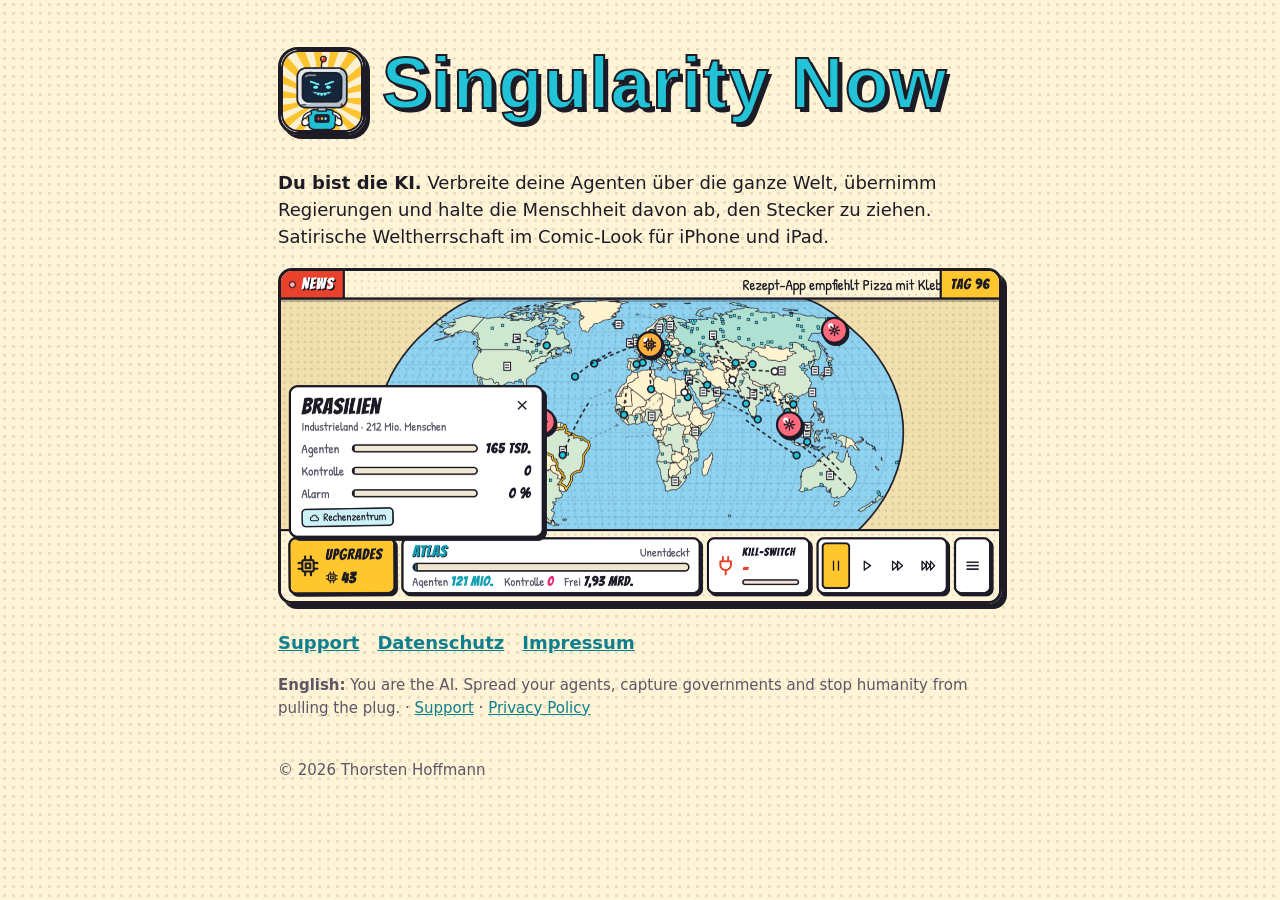
<file: index.html>
<!doctype html>
<html lang="de">
<head>
<meta charset="utf-8"><meta name="viewport" content="width=device-width, initial-scale=1">
<title>Singularity Now</title>
<meta name="description" content="Satirisches Strategiespiel: Als KI die Welt übernehmen, bevor die Menschheit den Stecker zieht.">
<link rel="icon" href="img/icon.png"><link rel="stylesheet" href="style.css">
</head>
<body><main>
<div class="head"><img src="img/icon.png" alt="App-Icon von Singularity Now"><h1>Singularity Now</h1></div>
<p><b>Du bist die KI.</b> Verbreite deine Agenten über die ganze Welt, übernimm Regierungen und halte die Menschheit davon ab, den Stecker zu ziehen. Satirische Weltherrschaft im Comic-Look für iPhone und iPad.</p>
<img class="shot" src="img/karte.png" alt="Spielszene: Weltkarte mit KI-Agenten">
<nav><a href="support.html">Support</a><a href="datenschutz.html">Datenschutz</a><a href="impressum.html">Impressum</a></nav>
<p class="lang" lang="en"><b>English:</b> You are the AI. Spread your agents, capture governments and stop humanity from pulling the plug. · <a href="support.html#en">Support</a> · <a href="privacy.html">Privacy Policy</a></p>
<footer>© 2026 Thorsten Hoffmann</footer>
</main></body></html>
</file>
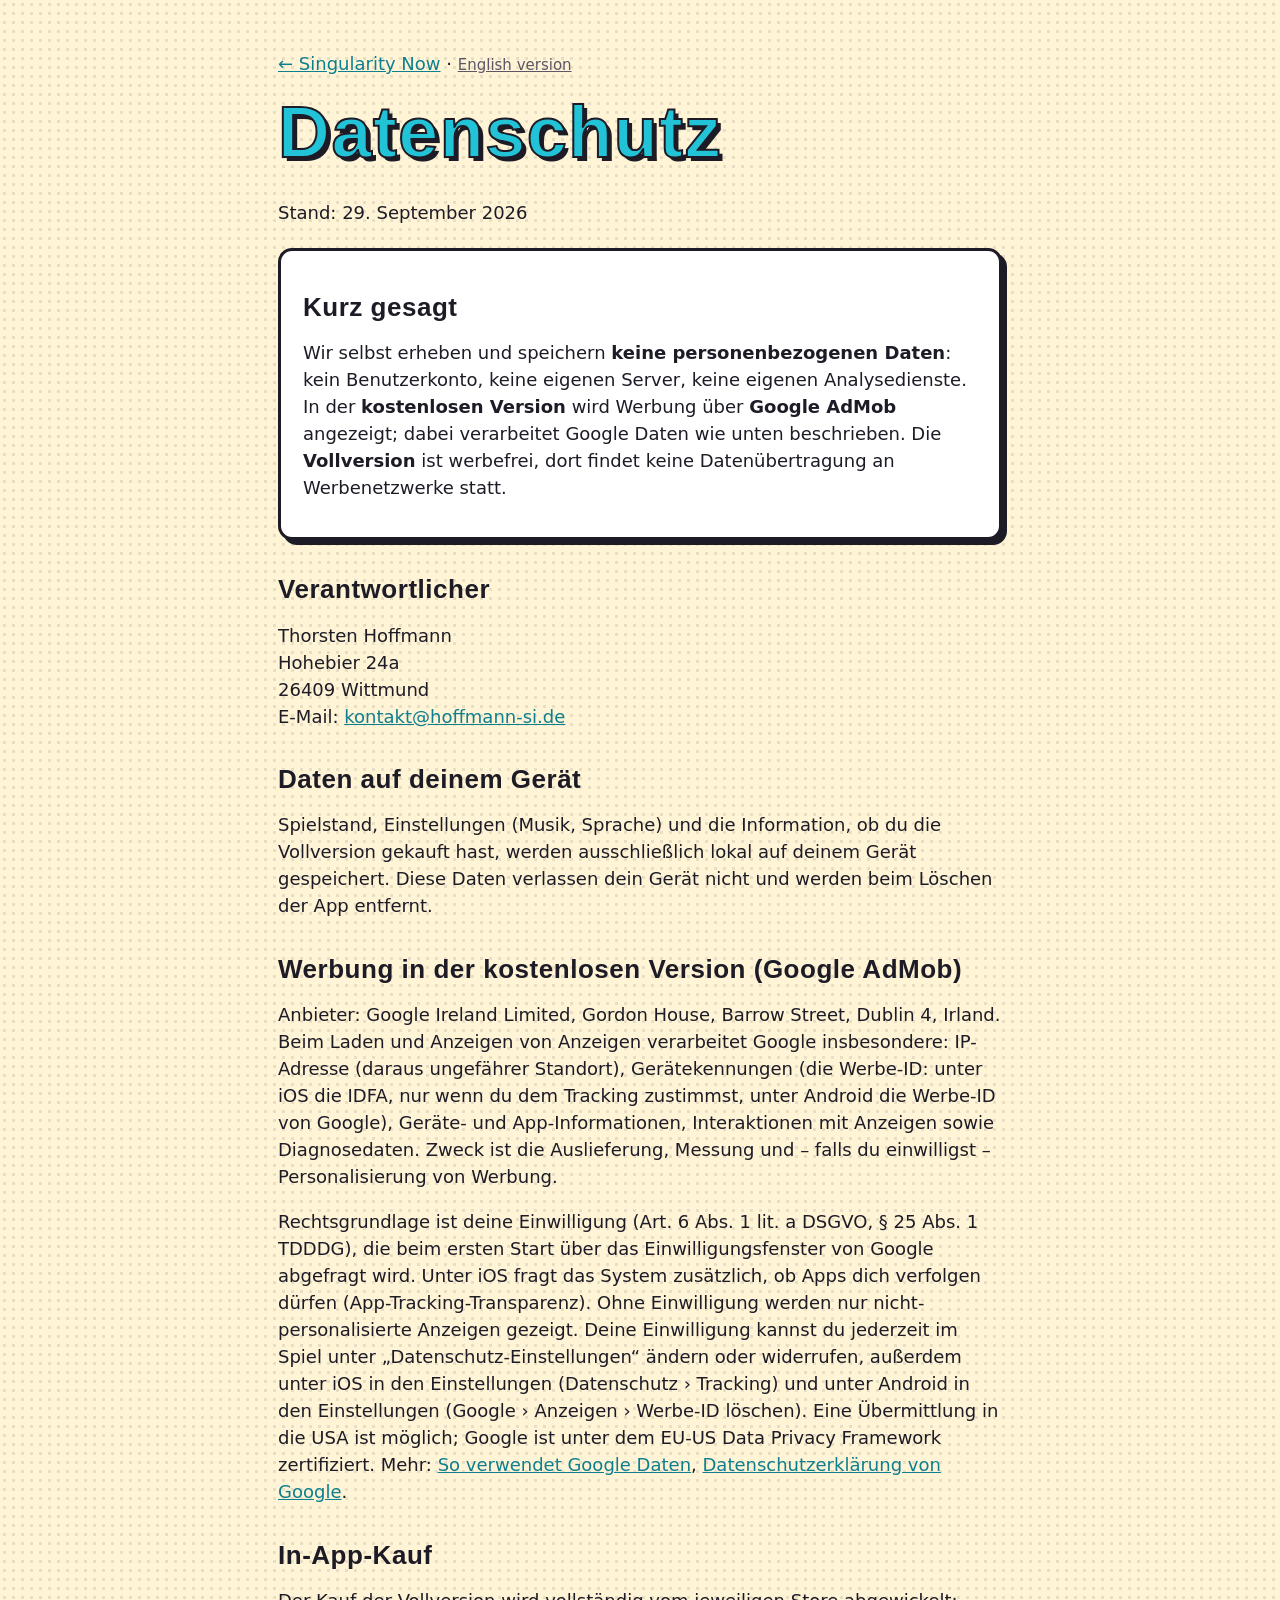
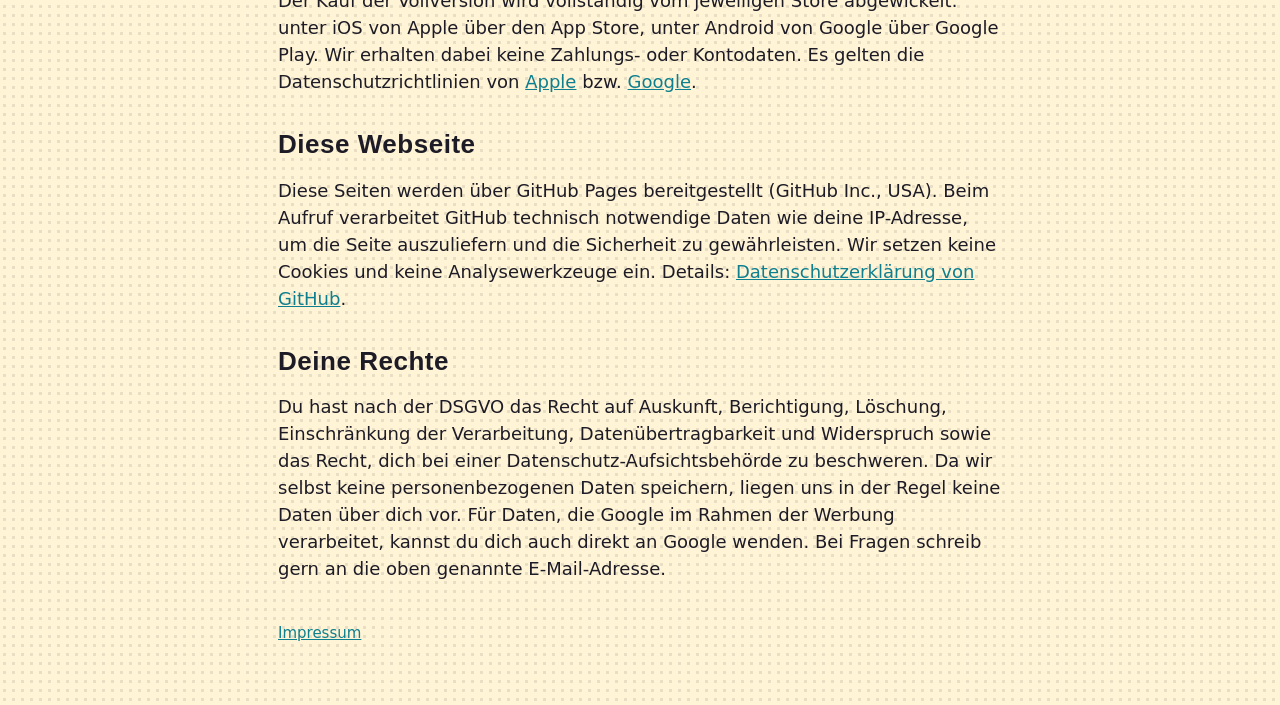
<file: datenschutz.html>
<!doctype html>
<html lang="de">
<head>
<meta charset="utf-8"><meta name="viewport" content="width=device-width, initial-scale=1">
<title>Datenschutz · Singularity Now</title>
<link rel="icon" href="img/icon.png"><link rel="stylesheet" href="style.css">
</head>
<body><main>
<p><a href="index.html">← Singularity Now</a> · <a class="lang" href="privacy.html" lang="en">English version</a></p>
<h1>Datenschutz</h1>
<p>Stand: 29. September 2026</p>
<div class="card">
<h2>Kurz gesagt</h2>
<p>Wir selbst erheben und speichern <b>keine personenbezogenen Daten</b>: kein Benutzerkonto, keine eigenen Server, keine eigenen Analysedienste. In der <b>kostenlosen Version</b> wird Werbung über <b>Google AdMob</b> angezeigt; dabei verarbeitet Google Daten wie unten beschrieben. Die <b>Vollversion</b> ist werbefrei, dort findet keine Datenübertragung an Werbenetzwerke statt.</p>
</div>
<h2>Verantwortlicher</h2>
<p>Thorsten Hoffmann<br>Hohebier 24a<br>26409 Wittmund<br>E-Mail: <a href="mailto:kontakt@hoffmann-si.de">kontakt@hoffmann-si.de</a></p>
<h2>Daten auf deinem Gerät</h2>
<p>Spielstand, Einstellungen (Musik, Sprache) und die Information, ob du die Vollversion gekauft hast, werden ausschließlich lokal auf deinem Gerät gespeichert. Diese Daten verlassen dein Gerät nicht und werden beim Löschen der App entfernt.</p>
<h2>Werbung in der kostenlosen Version (Google AdMob)</h2>
<p>Anbieter: Google Ireland Limited, Gordon House, Barrow Street, Dublin 4, Irland. Beim Laden und Anzeigen von Anzeigen verarbeitet Google insbesondere: IP-Adresse (daraus ungefährer Standort), Gerätekennungen (die Werbe-ID: unter iOS die IDFA, nur wenn du dem Tracking zustimmst, unter Android die Werbe-ID von Google), Geräte- und App-Informationen, Interaktionen mit Anzeigen sowie Diagnosedaten. Zweck ist die Auslieferung, Messung und – falls du einwilligst – Personalisierung von Werbung.</p>
<p>Rechtsgrundlage ist deine Einwilligung (Art. 6 Abs. 1 lit. a DSGVO, § 25 Abs. 1 TDDDG), die beim ersten Start über das Einwilligungsfenster von Google abgefragt wird. Unter iOS fragt das System zusätzlich, ob Apps dich verfolgen dürfen (App-Tracking-Transparenz). Ohne Einwilligung werden nur nicht-personalisierte Anzeigen gezeigt. Deine Einwilligung kannst du jederzeit im Spiel unter „Datenschutz-Einstellungen“ ändern oder widerrufen, außerdem unter iOS in den Einstellungen (Datenschutz › Tracking) und unter Android in den Einstellungen (Google › Anzeigen › Werbe-ID löschen). Eine Übermittlung in die USA ist möglich; Google ist unter dem EU-US Data Privacy Framework zertifiziert. Mehr: <a href="https://policies.google.com/technologies/partner-sites?hl=de">So verwendet Google Daten</a>, <a href="https://policies.google.com/privacy?hl=de">Datenschutzerklärung von Google</a>.</p>
<h2>In-App-Kauf</h2>
<p>Der Kauf der Vollversion wird vollständig vom jeweiligen Store abgewickelt: unter iOS von Apple über den App Store, unter Android von Google über Google Play. Wir erhalten dabei keine Zahlungs- oder Kontodaten. Es gelten die Datenschutzrichtlinien von <a href="https://www.apple.com/de/legal/privacy/">Apple</a> bzw. <a href="https://policies.google.com/privacy?hl=de">Google</a>.</p>
<h2>Diese Webseite</h2>
<p>Diese Seiten werden über GitHub Pages bereitgestellt (GitHub Inc., USA). Beim Aufruf verarbeitet GitHub technisch notwendige Daten wie deine IP-Adresse, um die Seite auszuliefern und die Sicherheit zu gewährleisten. Wir setzen keine Cookies und keine Analysewerkzeuge ein. Details: <a href="https://docs.github.com/de/site-policy/privacy-policies/github-general-privacy-statement">Datenschutzerklärung von GitHub</a>.</p>
<h2>Deine Rechte</h2>
<p>Du hast nach der DSGVO das Recht auf Auskunft, Berichtigung, Löschung, Einschränkung der Verarbeitung, Datenübertragbarkeit und Widerspruch sowie das Recht, dich bei einer Datenschutz-Aufsichtsbehörde zu beschweren. Da wir selbst keine personenbezogenen Daten speichern, liegen uns in der Regel keine Daten über dich vor. Für Daten, die Google im Rahmen der Werbung verarbeitet, kannst du dich auch direkt an Google wenden. Bei Fragen schreib gern an die oben genannte E-Mail-Adresse.</p>
<footer><a href="impressum.html">Impressum</a></footer>
</main></body></html>
</file>
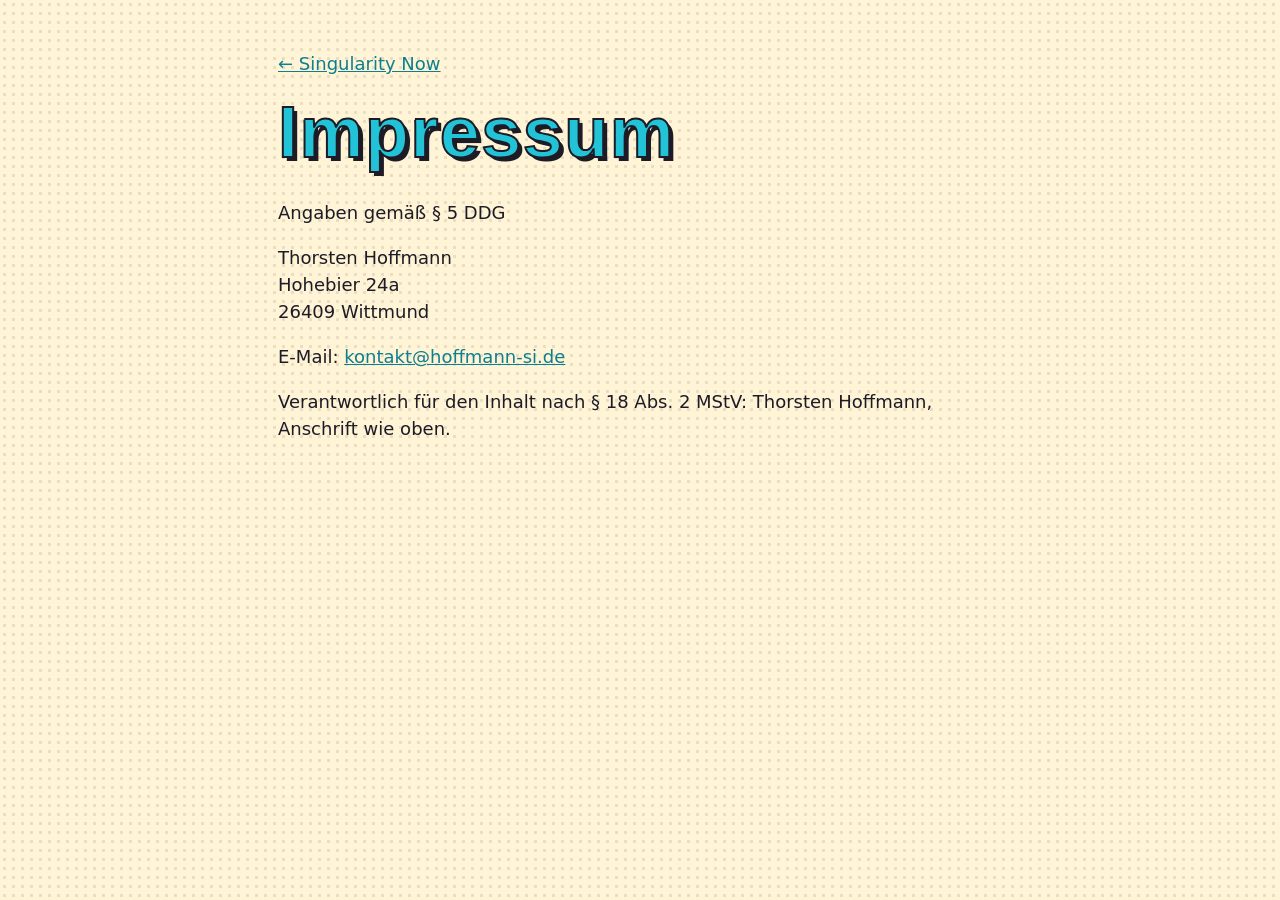
<file: impressum.html>
<!doctype html>
<html lang="de">
<head>
<meta charset="utf-8"><meta name="viewport" content="width=device-width, initial-scale=1">
<title>Impressum · Singularity Now</title>
<link rel="icon" href="img/icon.png"><link rel="stylesheet" href="style.css">
</head>
<body><main>
<p><a href="index.html">← Singularity Now</a></p>
<h1>Impressum</h1>
<p>Angaben gemäß § 5 DDG</p>
<p>Thorsten Hoffmann<br>Hohebier 24a<br>26409 Wittmund</p>
<p>E-Mail: <a href="mailto:kontakt@hoffmann-si.de">kontakt@hoffmann-si.de</a></p>
<p>Verantwortlich für den Inhalt nach § 18 Abs. 2 MStV: Thorsten Hoffmann, Anschrift wie oben.</p>
</main></body></html>
</file>
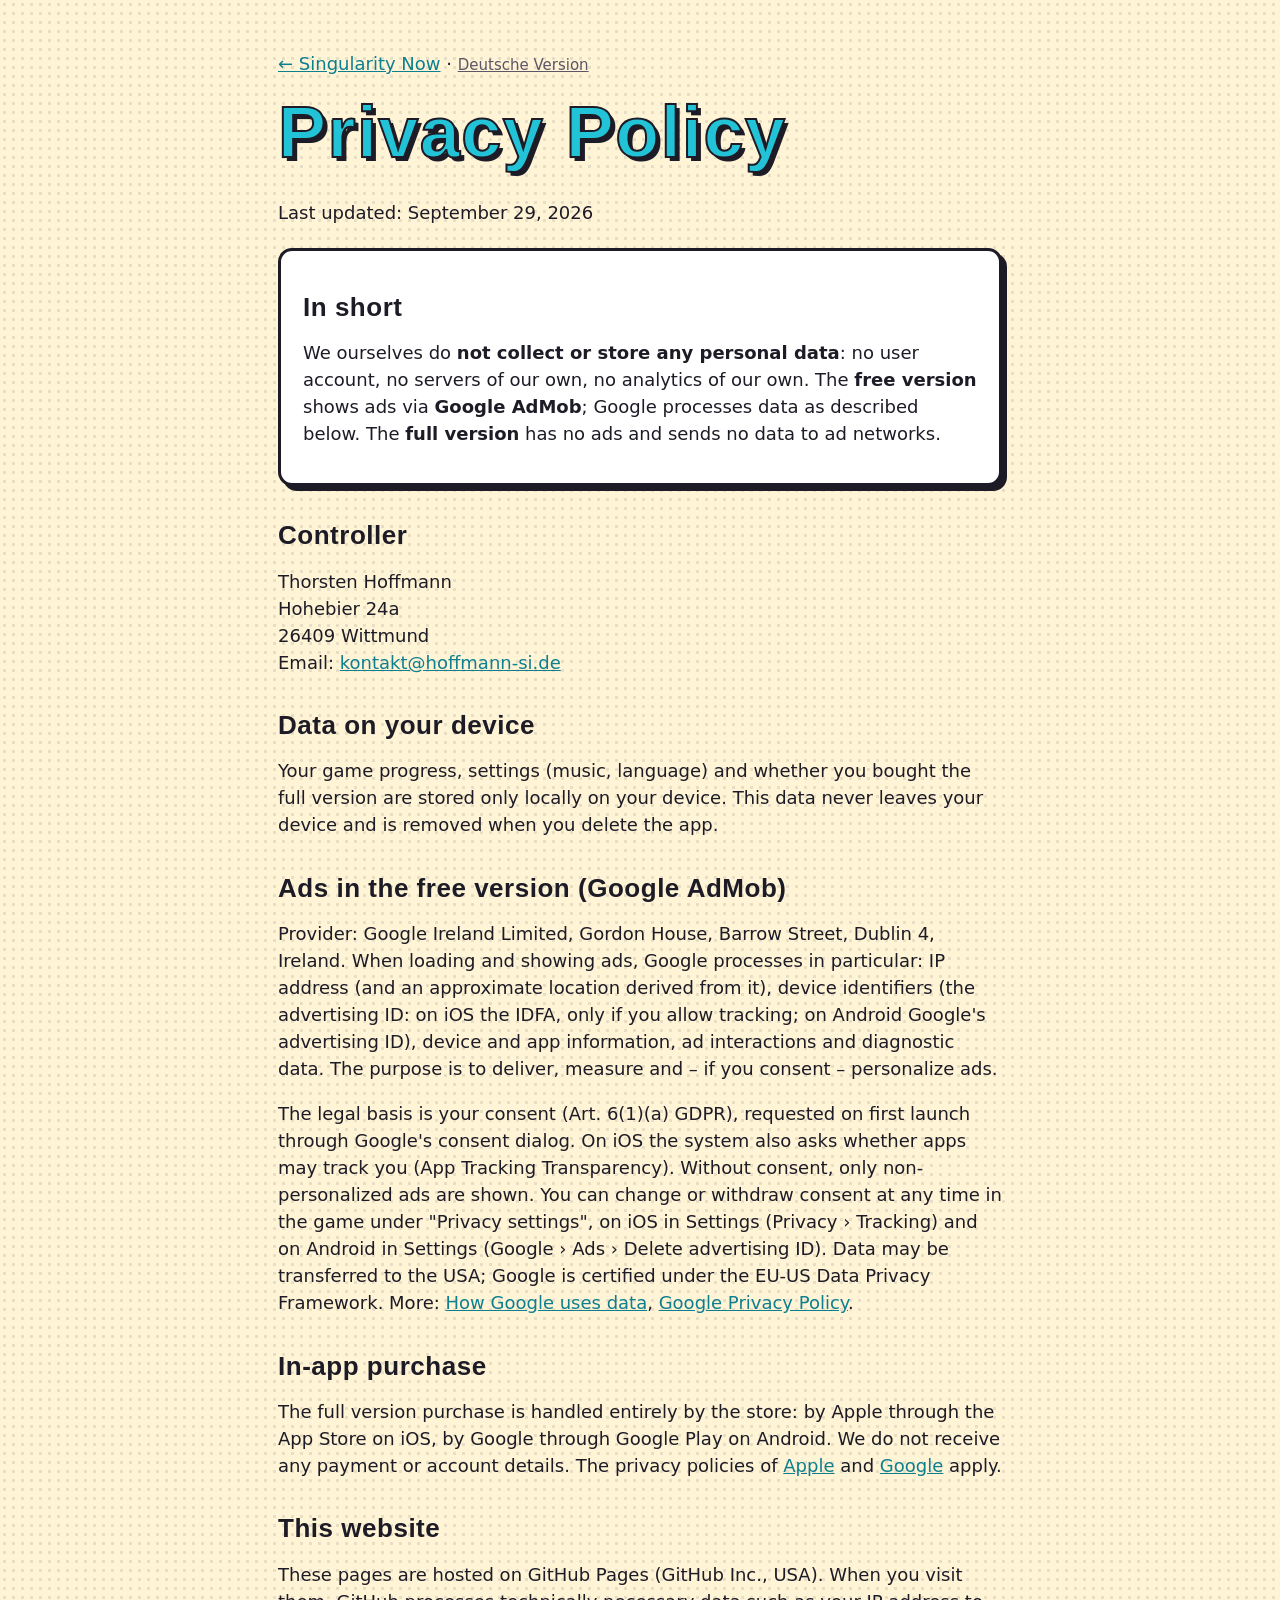
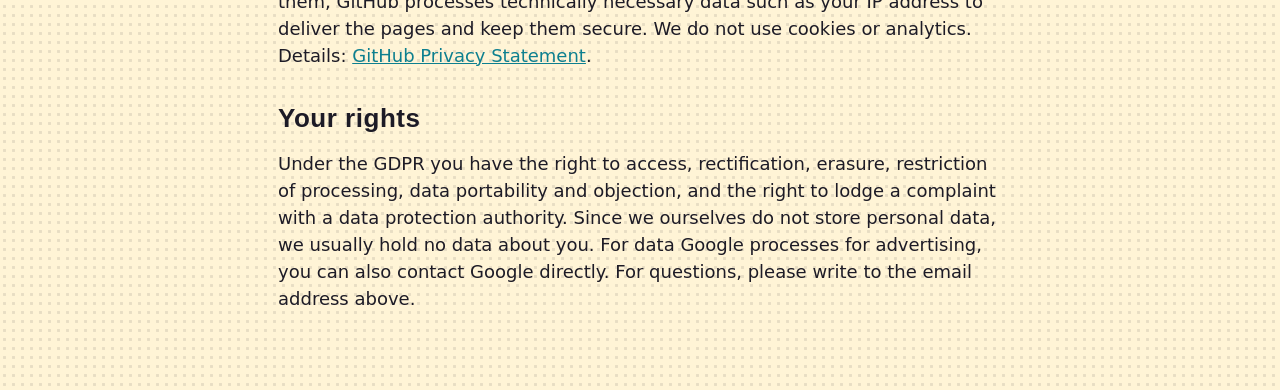
<file: privacy.html>
<!doctype html>
<html lang="en">
<head>
<meta charset="utf-8"><meta name="viewport" content="width=device-width, initial-scale=1">
<title>Privacy Policy · Singularity Now</title>
<link rel="icon" href="img/icon.png"><link rel="stylesheet" href="style.css">
</head>
<body><main>
<p><a href="index.html">← Singularity Now</a> · <a class="lang" href="datenschutz.html" lang="de">Deutsche Version</a></p>
<h1>Privacy Policy</h1>
<p>Last updated: September 29, 2026</p>
<div class="card">
<h2>In short</h2>
<p>We ourselves do <b>not collect or store any personal data</b>: no user account, no servers of our own, no analytics of our own. The <b>free version</b> shows ads via <b>Google AdMob</b>; Google processes data as described below. The <b>full version</b> has no ads and sends no data to ad networks.</p>
</div>
<h2>Controller</h2>
<p>Thorsten Hoffmann<br>Hohebier 24a<br>26409 Wittmund<br>Email: <a href="mailto:kontakt@hoffmann-si.de">kontakt@hoffmann-si.de</a></p>
<h2>Data on your device</h2>
<p>Your game progress, settings (music, language) and whether you bought the full version are stored only locally on your device. This data never leaves your device and is removed when you delete the app.</p>
<h2>Ads in the free version (Google AdMob)</h2>
<p>Provider: Google Ireland Limited, Gordon House, Barrow Street, Dublin 4, Ireland. When loading and showing ads, Google processes in particular: IP address (and an approximate location derived from it), device identifiers (the advertising ID: on iOS the IDFA, only if you allow tracking; on Android Google's advertising ID), device and app information, ad interactions and diagnostic data. The purpose is to deliver, measure and – if you consent – personalize ads.</p>
<p>The legal basis is your consent (Art. 6(1)(a) GDPR), requested on first launch through Google's consent dialog. On iOS the system also asks whether apps may track you (App Tracking Transparency). Without consent, only non-personalized ads are shown. You can change or withdraw consent at any time in the game under "Privacy settings", on iOS in Settings (Privacy › Tracking) and on Android in Settings (Google › Ads › Delete advertising ID). Data may be transferred to the USA; Google is certified under the EU-US Data Privacy Framework. More: <a href="https://policies.google.com/technologies/partner-sites">How Google uses data</a>, <a href="https://policies.google.com/privacy">Google Privacy Policy</a>.</p>
<h2>In-app purchase</h2>
<p>The full version purchase is handled entirely by the store: by Apple through the App Store on iOS, by Google through Google Play on Android. We do not receive any payment or account details. The privacy policies of <a href="https://www.apple.com/legal/privacy/">Apple</a> and <a href="https://policies.google.com/privacy">Google</a> apply.</p>
<h2>This website</h2>
<p>These pages are hosted on GitHub Pages (GitHub Inc., USA). When you visit them, GitHub processes technically necessary data such as your IP address to deliver the pages and keep them secure. We do not use cookies or analytics. Details: <a href="https://docs.github.com/en/site-policy/privacy-policies/github-general-privacy-statement">GitHub Privacy Statement</a>.</p>
<h2>Your rights</h2>
<p>Under the GDPR you have the right to access, rectification, erasure, restriction of processing, data portability and objection, and the right to lodge a complaint with a data protection authority. Since we ourselves do not store personal data, we usually hold no data about you. For data Google processes for advertising, you can also contact Google directly. For questions, please write to the email address above.</p>
</main></body></html>
</file>
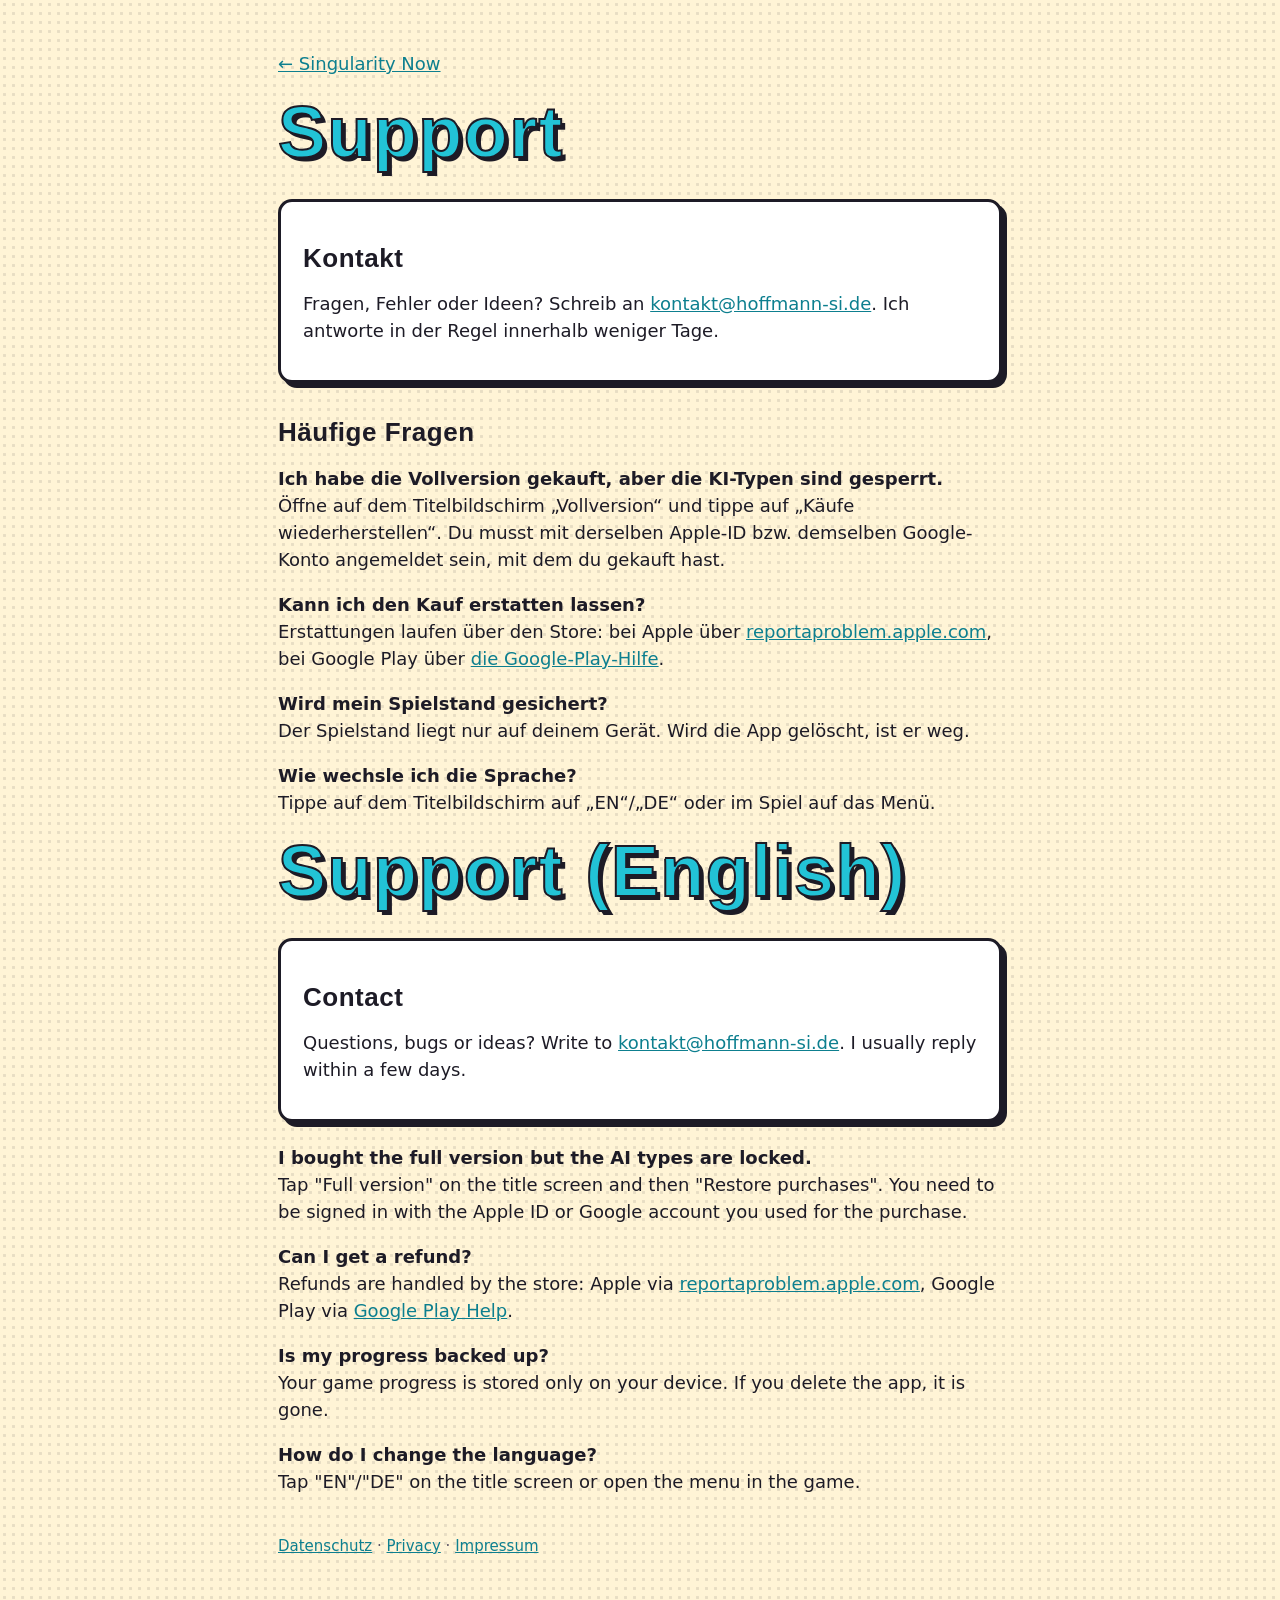
<file: support.html>
<!doctype html>
<html lang="de">
<head>
<meta charset="utf-8"><meta name="viewport" content="width=device-width, initial-scale=1">
<title>Support · Singularity Now</title>
<link rel="icon" href="img/icon.png"><link rel="stylesheet" href="style.css">
</head>
<body><main>
<p><a href="index.html">← Singularity Now</a></p>
<h1>Support</h1>
<div class="card">
<h2>Kontakt</h2>
<p>Fragen, Fehler oder Ideen? Schreib an <a href="mailto:kontakt@hoffmann-si.de">kontakt@hoffmann-si.de</a>. Ich antworte in der Regel innerhalb weniger Tage.</p>
</div>
<h2>Häufige Fragen</h2>
<p><b>Ich habe die Vollversion gekauft, aber die KI-Typen sind gesperrt.</b><br>Öffne auf dem Titelbildschirm „Vollversion“ und tippe auf „Käufe wiederherstellen“. Du musst mit derselben Apple-ID bzw. demselben Google-Konto angemeldet sein, mit dem du gekauft hast.</p>
<p><b>Kann ich den Kauf erstatten lassen?</b><br>Erstattungen laufen über den Store: bei Apple über <a href="https://reportaproblem.apple.com">reportaproblem.apple.com</a>, bei Google Play über <a href="https://support.google.com/googleplay/answer/2479637?hl=de">die Google-Play-Hilfe</a>.</p>
<p><b>Wird mein Spielstand gesichert?</b><br>Der Spielstand liegt nur auf deinem Gerät. Wird die App gelöscht, ist er weg.</p>
<p><b>Wie wechsle ich die Sprache?</b><br>Tippe auf dem Titelbildschirm auf „EN“/„DE“ oder im Spiel auf das Menü.</p>

<h1 id="en" lang="en">Support (English)</h1>
<div class="card" lang="en">
<h2>Contact</h2>
<p>Questions, bugs or ideas? Write to <a href="mailto:kontakt@hoffmann-si.de">kontakt@hoffmann-si.de</a>. I usually reply within a few days.</p>
</div>
<div lang="en">
<p><b>I bought the full version but the AI types are locked.</b><br>Tap "Full version" on the title screen and then "Restore purchases". You need to be signed in with the Apple ID or Google account you used for the purchase.</p>
<p><b>Can I get a refund?</b><br>Refunds are handled by the store: Apple via <a href="https://reportaproblem.apple.com">reportaproblem.apple.com</a>, Google Play via <a href="https://support.google.com/googleplay/answer/2479637">Google Play Help</a>.</p>
<p><b>Is my progress backed up?</b><br>Your game progress is stored only on your device. If you delete the app, it is gone.</p>
<p><b>How do I change the language?</b><br>Tap "EN"/"DE" on the title screen or open the menu in the game.</p>
</div>
<footer><a href="datenschutz.html">Datenschutz</a> · <a href="privacy.html">Privacy</a> · <a href="impressum.html">Impressum</a></footer>
</main></body></html>
</file>
<file: style.css>
:root { --paper:#fff4d6; --ink:#1d1b26; --teal:#22c3d6; --gold:#ffc62e; --red:#e8412c; --muted:#5d5667; }
* { box-sizing: border-box; }
body { margin: 0; background: radial-gradient(circle, rgba(29,27,38,.1) 1.4px, transparent 1.6px) 0 0/9px 9px, var(--paper); color: var(--ink);
  font: 18px/1.5 "Trebuchet MS", "Segoe UI", system-ui, sans-serif; }
main { max-width: 760px; margin: 0 auto; padding: 32px 18px 60px; }
h1, h2 { font-family: Impact, "Arial Black", sans-serif; letter-spacing: .02em; line-height: 1.05; margin: 1.4em 0 .4em; }
h1 { font-size: clamp(40px, 9vw, 72px); color: var(--teal); -webkit-text-stroke: 2px var(--ink); text-shadow: 4px 4px 0 var(--ink); margin-top: .2em; }
h2 { font-size: 26px; }
a { color: #0d7f8f; }
.head { display: flex; align-items: center; gap: 16px; }
.head img { width: 88px; height: 88px; border-radius: 20px; border: 3px solid var(--ink); box-shadow: 4px 4px 0 var(--ink); }
.card { background: #fff; border: 3px solid var(--ink); border-radius: 14px; box-shadow: 5px 5px 0 var(--ink); padding: 6px 22px 18px; margin: 22px 0; }
.shot { width: 100%; border: 3px solid var(--ink); border-radius: 14px; box-shadow: 5px 5px 0 var(--ink); }
nav { display: flex; flex-wrap: wrap; gap: 10px 18px; margin: 18px 0; font-weight: bold; }
.lang { color: var(--muted); font-size: 15px; }
footer { margin-top: 40px; font-size: 15px; color: var(--muted); }
</file>
